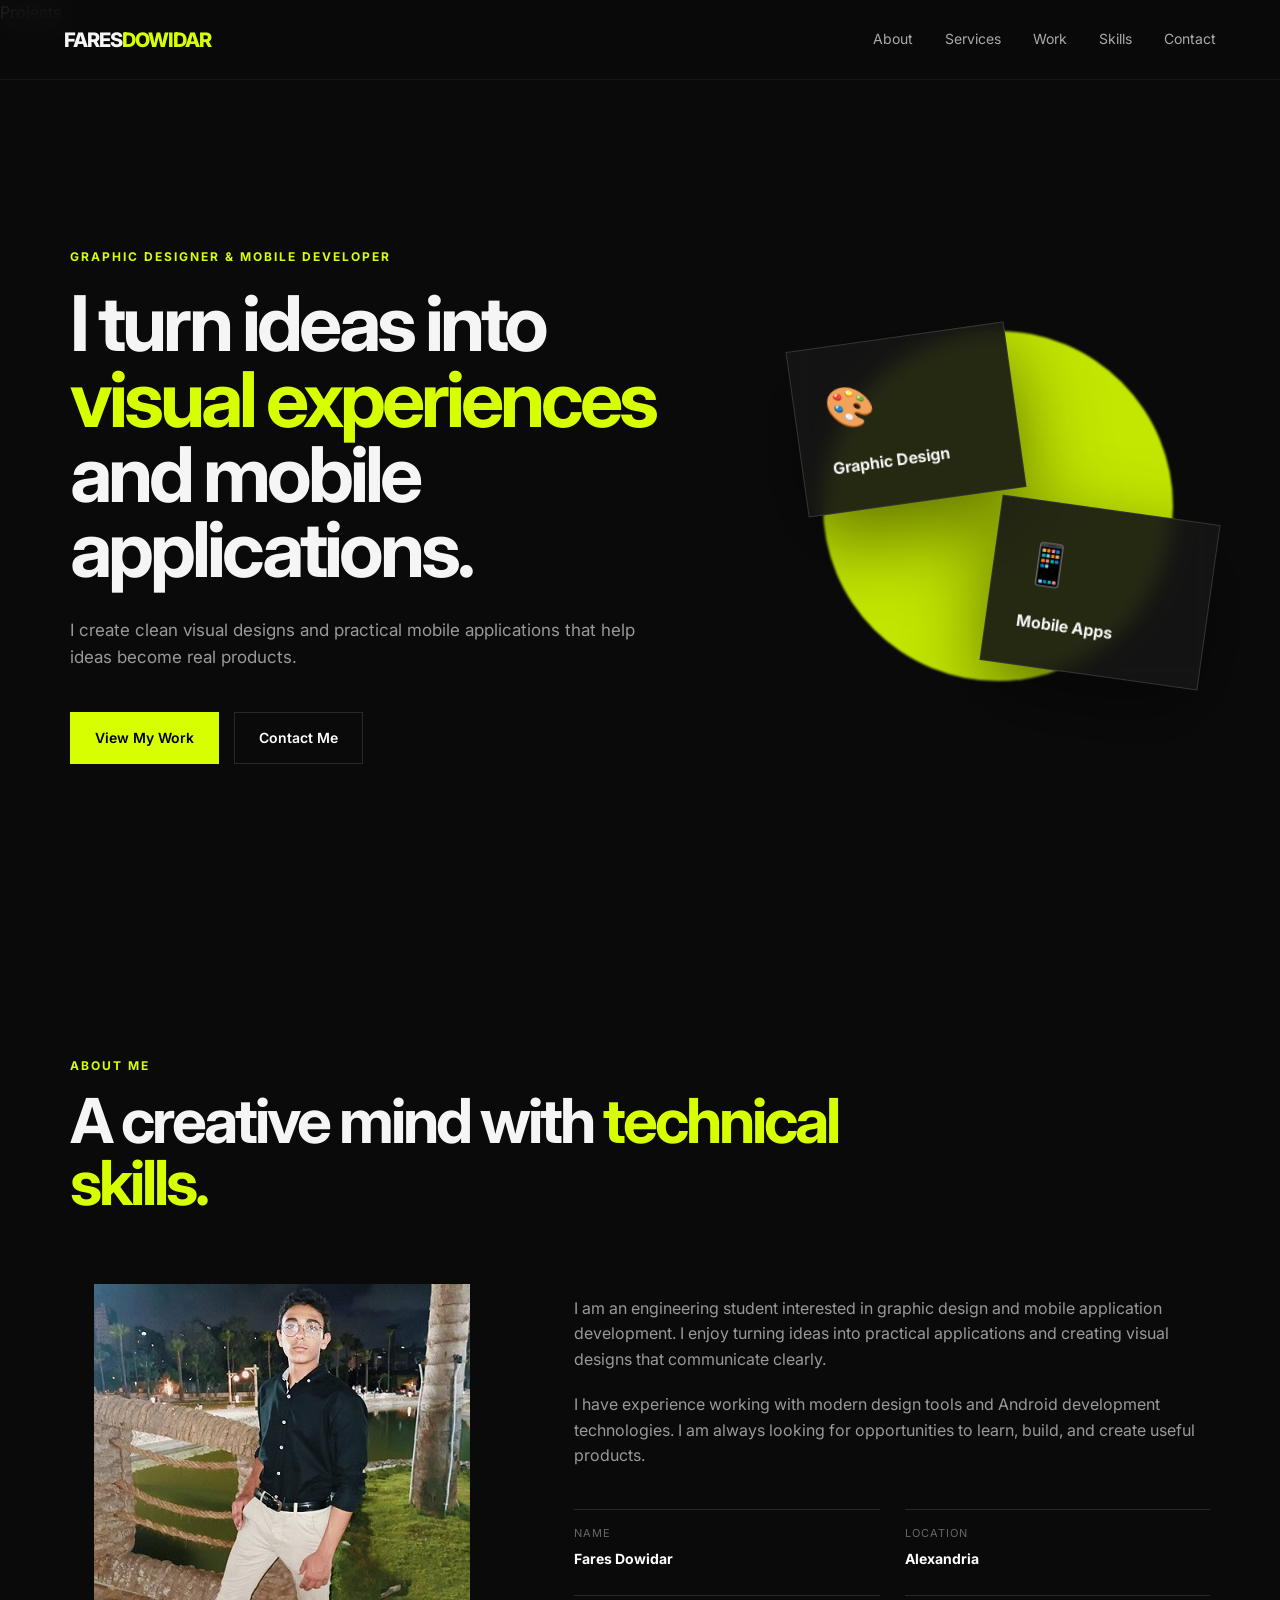
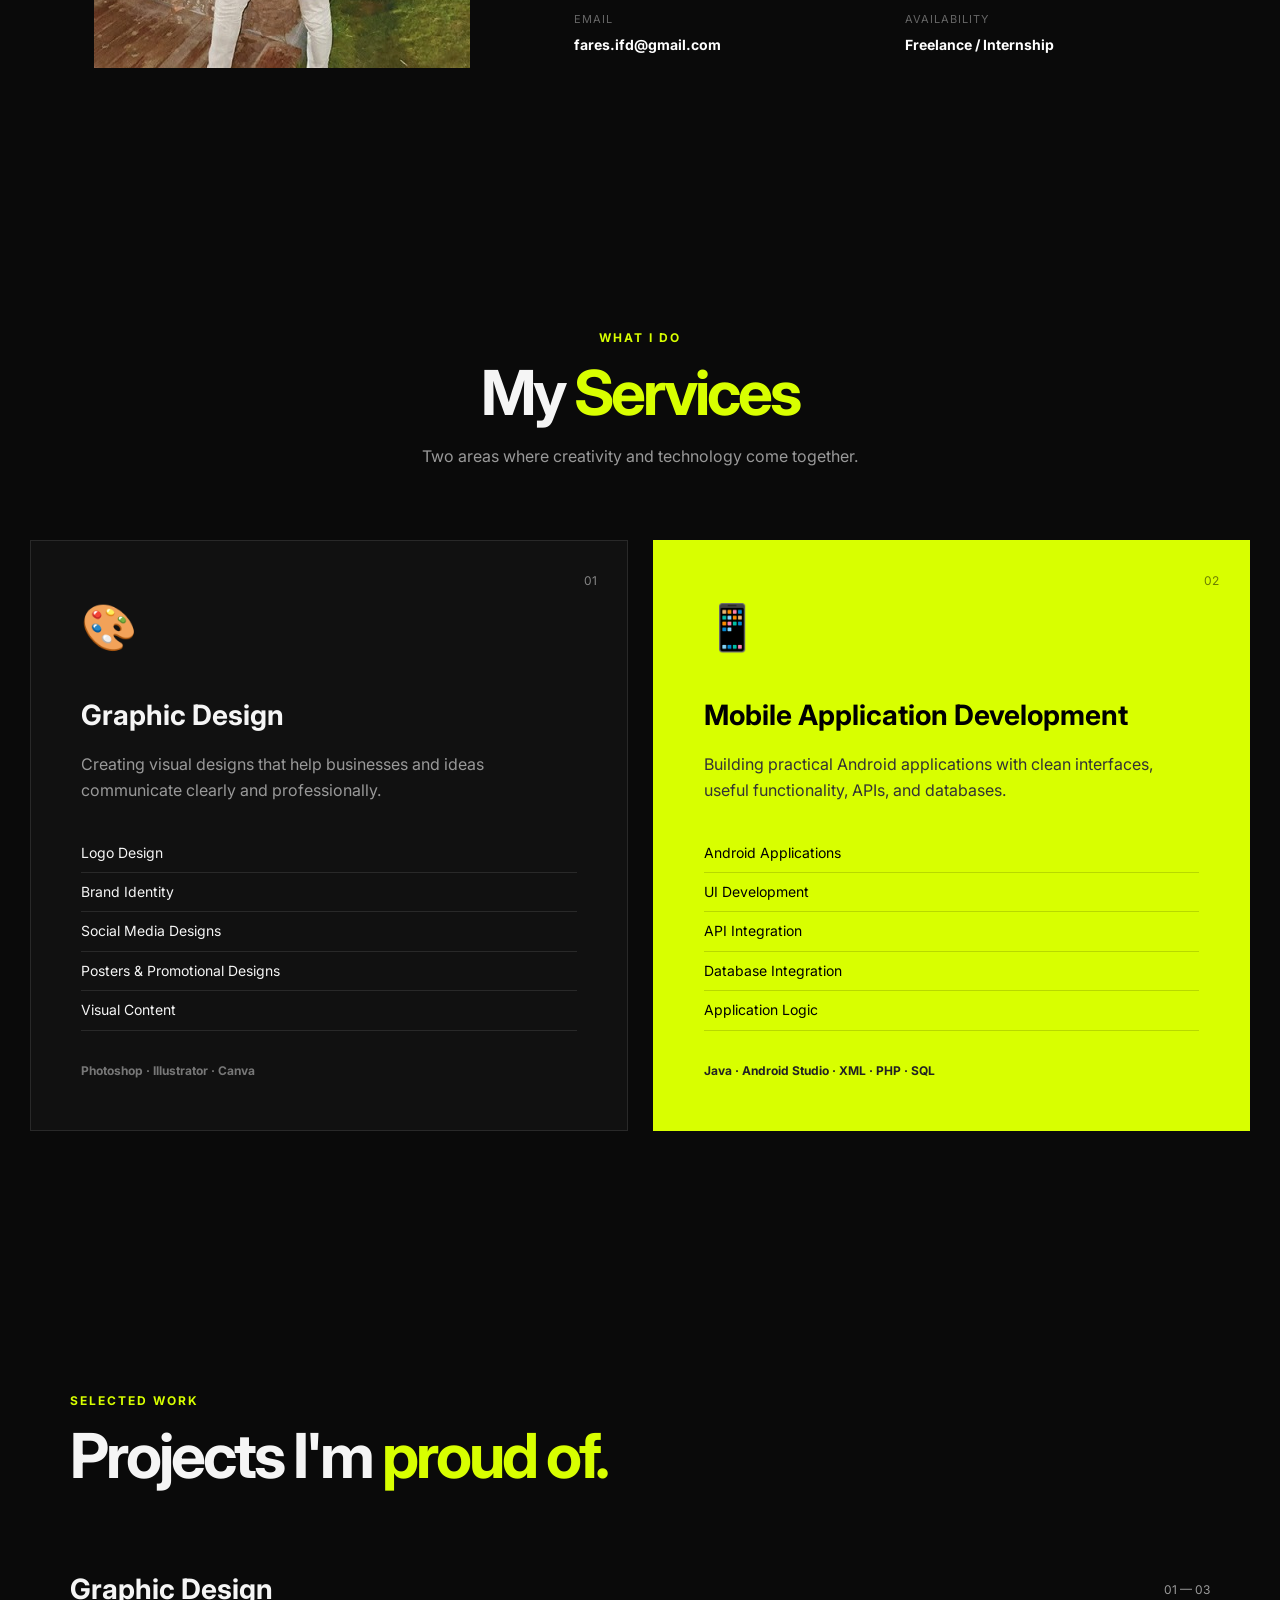
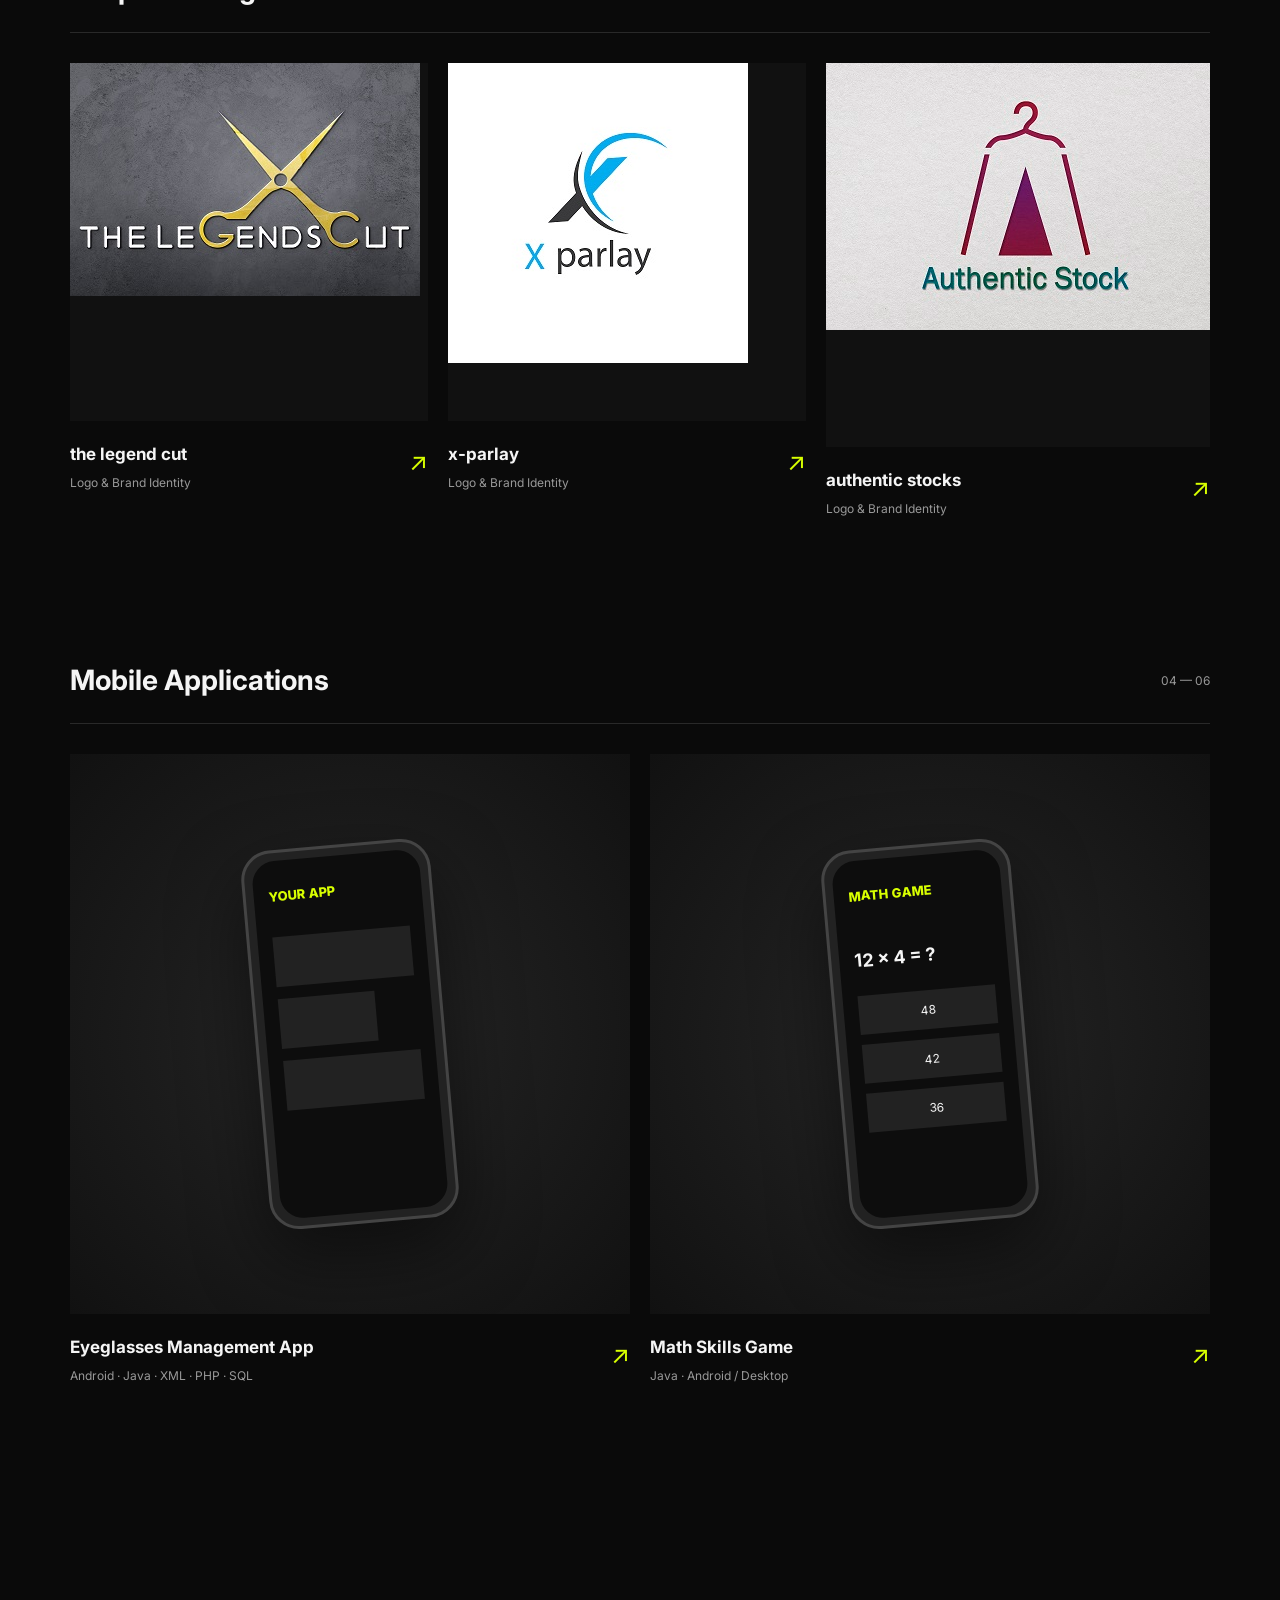
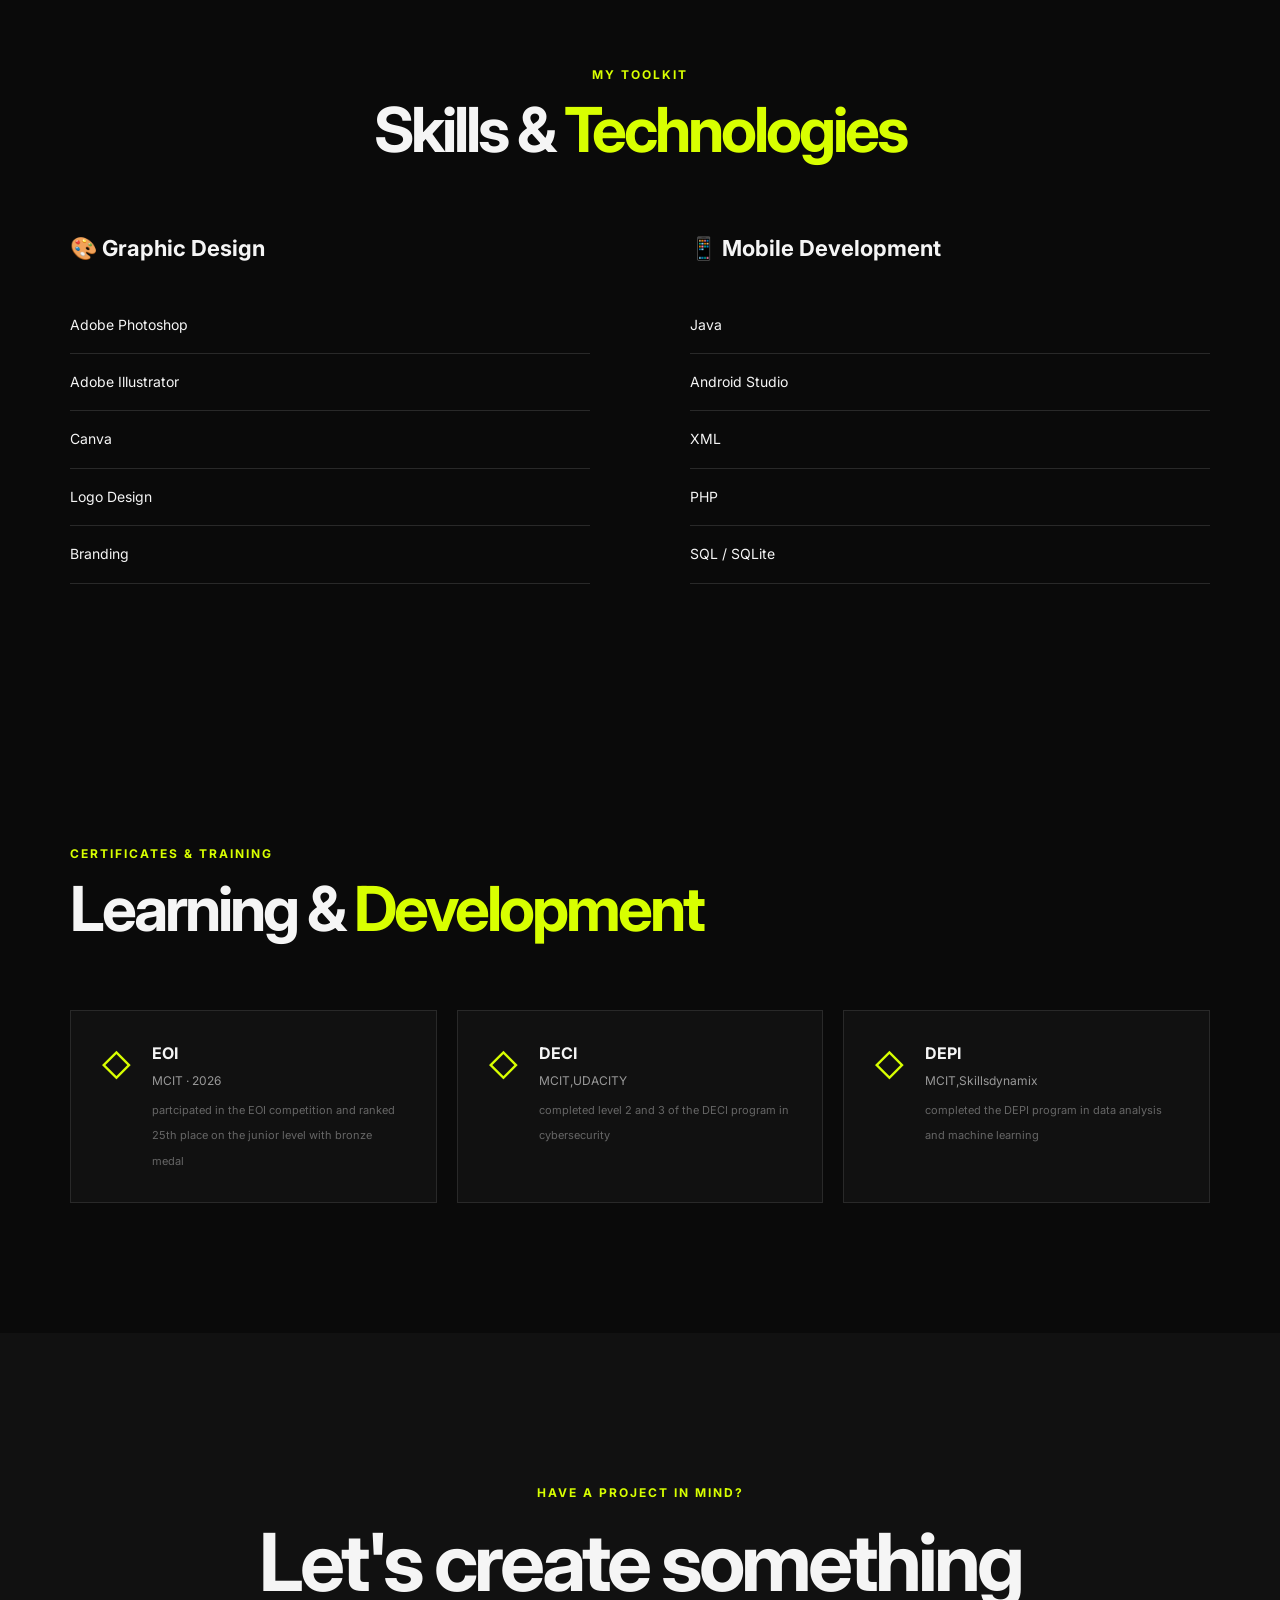
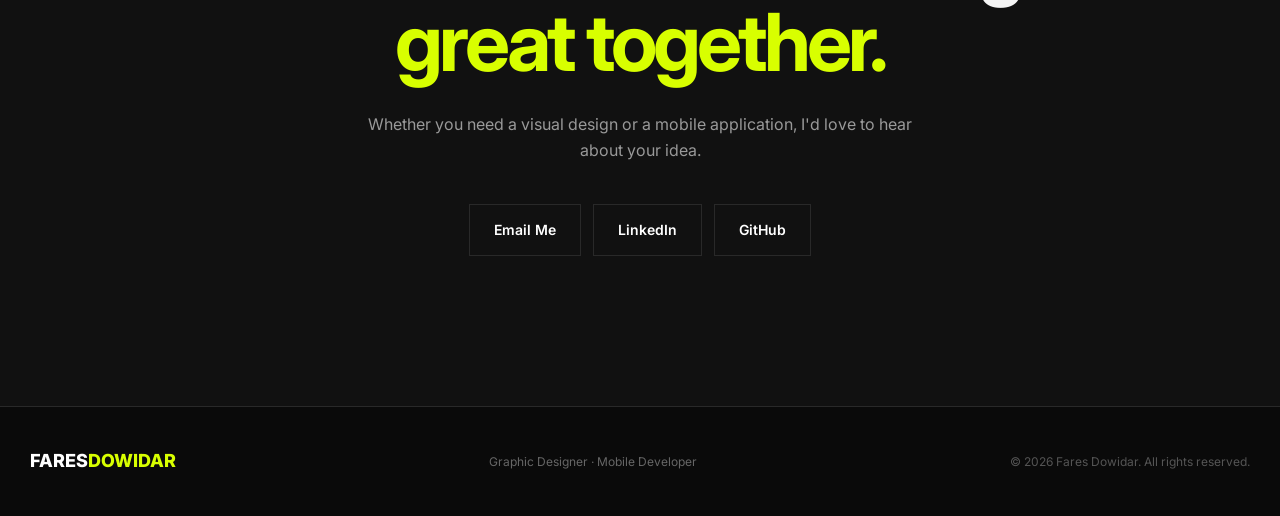
<file: index.html>
<!DOCTYPE html>
<html lang="en">
<head>
    <a href="proposal.html">Projects</a>
    <meta charset="UTF-8">
    <meta name="viewport" content="width=device-width, initial-scale=1.0">

    <title>Your Name | Graphic Designer & Mobile Developer</title>

    <meta
        name="description"
        content="Portfolio of a Graphic Designer and Mobile Application Developer."
    >

    <link rel="stylesheet" href="style.css">

    <!-- Google Font -->
    <link rel="preconnect" href="https://fonts.googleapis.com">
    <link rel="preconnect" href="https://fonts.gstatic.com" crossorigin>
    <link
        href="https://fonts.googleapis.com/css2?family=Inter:wght@400;500;600;700;800&display=swap"
        rel="stylesheet"
    >
</head>

<body>

<!-- ================= NAVBAR ================= -->

<header class="navbar">

    <a href="#home" class="logo">
        FARES<span>DOWIDAR</span>
    </a>

    <nav id="nav-menu">
        <a href="#about">About</a>
        <a href="#services">Services</a>
        <a href="#work">Work</a>
        <a href="#skills">Skills</a>
        <a href="#contact">Contact</a>
    </nav>

    <button class="menu-btn" id="menu-btn">
        ☰
    </button>

</header>


<!-- ================= HERO ================= -->

<section class="hero" id="home">

    <div class="hero-content">

        <p class="hero-label">
            GRAPHIC DESIGNER & MOBILE DEVELOPER
        </p>

        <h1>
            I turn ideas into
            <span>visual experiences</span>
            and mobile applications.
        </h1>

        <p class="hero-description">
            I create clean visual designs and practical mobile applications
            that help ideas become real products.
        </p>

        <div class="hero-buttons">
            <a href="#work" class="btn primary-btn">
                View My Work
            </a>

            <a href="#contact" class="btn secondary-btn">
                Contact Me
            </a>
        </div>

    </div>


    <div class="hero-visual">

        <div class="visual-card card-one">
            <div class="card-icon">🎨</div>
            <p>Graphic Design</p>
        </div>

        <div class="visual-card card-two">
            <div class="card-icon">📱</div>
            <p>Mobile Apps</p>
        </div>

        <div class="hero-circle"></div>

    </div>

</section>


<!-- ================= ABOUT ================= -->

<section class="section about" id="about">

    <div class="section-heading">
        <p class="section-label">ABOUT ME</p>

        <h2>
            A creative mind with
            <span>technical skills.</span>
        </h2>
    </div>


    <div class="about-content">

        <div class="about-image">
            <img src="images/294503077_721115969182712_6656905349977110721_n.jpg" alt="My graphic design project">

        </div>


        <div class="about-text">

            <p>
                I am an engineering student interested in graphic design
                and mobile application development. I enjoy turning ideas
                into practical applications and creating visual designs
                that communicate clearly.
            </p>

            <p>
                I have experience working with modern design tools and
                Android development technologies. I am always looking for
                opportunities to learn, build, and create useful products.
            </p>


            <div class="about-info">

                <div>
                    <span>Name</span>
                    <strong>Fares Dowidar</strong>
                </div>

                <div>
                    <span>Location</span>
                    <strong>Alexandria</strong>
                </div>

                <div>
                    <span>Email</span>
                    <strong>fares.ifd@gmail.com</strong>
                </div>

                <div>
                    <span>Availability</span>
                    <strong>Freelance / Internship</strong>
                </div>

            </div>

        </div>

    </div>

</section>


<!-- ================= SERVICES ================= -->

<section class="section services" id="services">

    <div class="section-heading center">

        <p class="section-label">WHAT I DO</p>

        <h2>
            My <span>Services</span>
        </h2>

        <p>
            Two areas where creativity and technology come together.
        </p>

    </div>


    <div class="services-grid">

        <!-- DESIGN -->

        <article class="service-card">

            <div class="service-number">
                01
            </div>

            <div class="service-icon">
                🎨
            </div>

            <h3>
                Graphic Design
            </h3>

            <p>
                Creating visual designs that help businesses and ideas
                communicate clearly and professionally.
            </p>

            <ul>
                <li>Logo Design</li>
                <li>Brand Identity</li>
                <li>Social Media Designs</li>
                <li>Posters & Promotional Designs</li>
                <li>Visual Content</li>
            </ul>

            <div class="tools">
                Photoshop · Illustrator · Canva
            </div>

        </article>


        <!-- DEVELOPMENT -->

        <article class="service-card featured-service">

            <div class="service-number">
                02
            </div>

            <div class="service-icon">
                📱
            </div>

            <h3>
                Mobile Application Development
            </h3>

            <p>
                Building practical Android applications with clean interfaces,
                useful functionality, APIs, and databases.
            </p>

            <ul>
                <li>Android Applications</li>
                <li>UI Development</li>
                <li>API Integration</li>
                <li>Database Integration</li>
                <li>Application Logic</li>
            </ul>

            <div class="tools">
                Java · Android Studio · XML · PHP · SQL
            </div>

        </article>

    </div>

</section>


<!-- ================= WORK ================= -->

<section class="section work" id="work">

    <div class="section-heading">

        <p class="section-label">
            SELECTED WORK
        </p>

        <h2>
            Projects I'm <span>proud of.</span>
        </h2>

    </div>


    <!-- DESIGN PROJECTS -->

    <div class="work-category">

        <div class="category-header">

            <h3>
                Graphic Design
            </h3>

            <span>
                01 — 03
            </span>

        </div>


        <div class="projects-grid design-projects">


            <!-- PROJECT 1 -->

            <article class="project-card">

                <div class="project-image">

                        <img src="images/Mockup_of_Shining_Metallic_Logo_on_Stone_Wall.jpg" alt="My graphic design project">


                    <div class="project-overlay">
                        <span>View Project →</span>
                    </div>

                </div>
                

                <div class="project-info">

                    <div>
                        <h3>
                            the legend cut
                        </h3>

                        <p>
                            Logo & Brand Identity
                        </p>
                    </div>

                    <span class="project-arrow">
                        ↗
                    </span>

                </div>

            </article>


            <!-- PROJECT 2 -->

            <article class="project-card">

                <div class="project-image">

                        <img src="images/Untitled-1-[Recovered].jpg" alt="My graphic design project">


                    <div class="project-overlay">
                        <span>View Project →</span>
                    </div>

                </div>

                <div class="project-info">

                    <div>
                        <h3>
                            x-parlay
                        </h3>

                        <p>
                            Logo & Brand Identity
                        </p>
                    </div>

                    <span class="project-arrow">
                        ↗
                    </span>

                </div>

            </article>


            <!-- PROJECT 3 -->

            <article class="project-card">

                <div class="project-image">

                        <img src="images/h04a copy.jpg" alt="My graphic design project">


                    <div class="project-overlay">
                        <span>View Project →</span>
                    </div>

                </div>

                <div class="project-info">

                    <div>
                        <h3>
                            authentic stocks
                        </h3>

                        <p>
                            Logo & Brand Identity
                        </p>
                    </div>

                    <span class="project-arrow">
                        ↗
                    </span>

                </div>

            </article>

        </div>

    </div>


    <!-- MOBILE PROJECTS -->

    <div class="work-category mobile-category">

        <div class="category-header">

            <h3>
                Mobile Applications
            </h3>

            <span>
                04 — 06
            </span>

        </div>


        <div class="projects-grid mobile-projects">


            <!-- APP 1 -->

            <article class="project-card large-project">

                <div class="project-image app-image">

                    <div class="phone-mockup">

                        <div class="phone-screen">

                            <div class="mockup-title">
                                YOUR APP
                            </div>

                            <div class="mockup-box"></div>
                            <div class="mockup-box small"></div>
                            <div class="mockup-box"></div>

                        </div>

                    </div>

                </div>

                <div class="project-info">

                    <div>

                        <h3>
                            Eyeglasses Management App
                        </h3>

                        <p>
                            Android · Java · XML · PHP · SQL
                        </p>

                    </div>

                    <span class="project-arrow">
                        ↗
                    </span>

                </div>

            </article>


            <!-- APP 2 -->

            <article class="project-card large-project">

                <div class="project-image app-image">

                    <div class="phone-mockup">

                        <div class="phone-screen">

                            <div class="mockup-title">
                                MATH GAME
                            </div>

                            <div class="math-question">
                                12 × 4 = ?
                            </div>

                            <div class="answer">
                                48
                            </div>

                            <div class="answer">
                                42
                            </div>

                            <div class="answer">
                                36
                            </div>

                        </div>

                    </div>

                </div>

                <div class="project-info">

                    <div>

                        <h3>
                            Math Skills Game
                        </h3>

                        <p>
                            Java · Android / Desktop
                        </p>

                    </div>

                    <span class="project-arrow">
                        ↗
                    </span>

                </div>

            </article>

        </div>

    </div>

</section>


<!-- ================= SKILLS ================= -->

<section class="section skills" id="skills">

    <div class="section-heading center">

        <p class="section-label">
            MY TOOLKIT
        </p>

        <h2>
            Skills & <span>Technologies</span>
        </h2>

    </div>


    <div class="skills-container">


        <!-- DESIGN -->

        <div class="skill-group">

            <h3>
                🎨 Graphic Design
            </h3>

            <div class="skill-list">

                <div class="skill">
                    <span>Adobe Photoshop</span>
                </div>

                <div class="skill">
                    <span>Adobe Illustrator</span>
                </div>

                <div class="skill">
                    <span>Canva</span>
                </div>

                <div class="skill">
                    <span>Logo Design</span>
                </div>

                <div class="skill">
                    <span>Branding</span>
                </div>

            </div>

        </div>


        <!-- DEVELOPMENT -->

        <div class="skill-group">

            <h3>
                📱 Mobile Development
            </h3>

            <div class="skill-list">

                <div class="skill">
                    <span>Java</span>
                </div>

                <div class="skill">
                    <span>Android Studio</span>
                </div>

                <div class="skill">
                    <span>XML</span>
                </div>

                <div class="skill">
                    <span>PHP</span>
                </div>

                <div class="skill">
                    <span>SQL / SQLite</span>
                </div>

            </div>

        </div>

    </div>

</section>


<!-- ================= CERTIFICATES ================= -->

<section class="section certificates">

    <div class="section-heading">

        <p class="section-label">
            CERTIFICATES & TRAINING
        </p>

        <h2>
            Learning & <span>Development</span>
        </h2>

    </div>


    <div class="certificate-grid">

        <div class="certificate-card">

            <div class="certificate-icon">
                ◇
            </div>

            <div>

                <h3>
                    EOI
                </h3>

                <p>
                    MCIT · 2026
                </p>

                <span>
                    partcipated in the EOI competition and ranked 25th place on the junior level with bronze medal
                </span>

            </div>

        </div>


        <div class="certificate-card">

            <div class="certificate-icon">
                ◇
            </div>

            <div>

                <h3>
                    DECI
                </h3>

                <p>
                    MCIT,UDACITY
                </p>

                <span>
                    completed level 2 and 3 of the DECI program in cybersecurity
                </span>

            </div>

        </div>


        <div class="certificate-card">

            <div class="certificate-icon">
                ◇
            </div>

            <div>

                <h3>
                    DEPI
                </h3>

                <p>
                    MCIT,Skillsdynamix
                </p>

                <span>
                    completed the DEPI program in data analysis and machine learning
                </span>

            </div>

        </div>

    </div>

</section>


<!-- ================= CONTACT ================= -->

<section class="contact" id="contact">

    <div class="contact-inner">

        <p class="section-label">
            HAVE A PROJECT IN MIND?
        </p>

        <h2>
            Let's create something
            <span>great together.</span>
        </h2>

        <p>
            Whether you need a visual design or a mobile application,
            I'd love to hear about your idea.
        </p>


        <div class="contact-buttons">

            <a
                href="mailto:fares.ifd@gmail.com"
                class="btn secondary-btn"
            >
                Email Me
            </a>

            <a
                href="https://www.linkedin.com/in/fares-dowidar-58122125b/"
                target="_blank"
                class="btn secondary-btn"
            >
                LinkedIn
            </a>

            <a
                href="https://github.com/faresifd"
                target="_blank"
                class="btn secondary-btn"
            >
                GitHub
            </a>

        </div>

    </div>

</section>


<!-- ================= FOOTER ================= -->

<footer>

    <div class="footer-logo">
        FARES<span>DOWIDAR</span>
    </div>

    <p>
        Graphic Designer · Mobile Developer
    </p>

    <p class="copyright">
        © 2026 Fares Dowidar. All rights reserved.
    </p>

</footer>


<script src="script.js"></script>

</body>
</html>
</file>
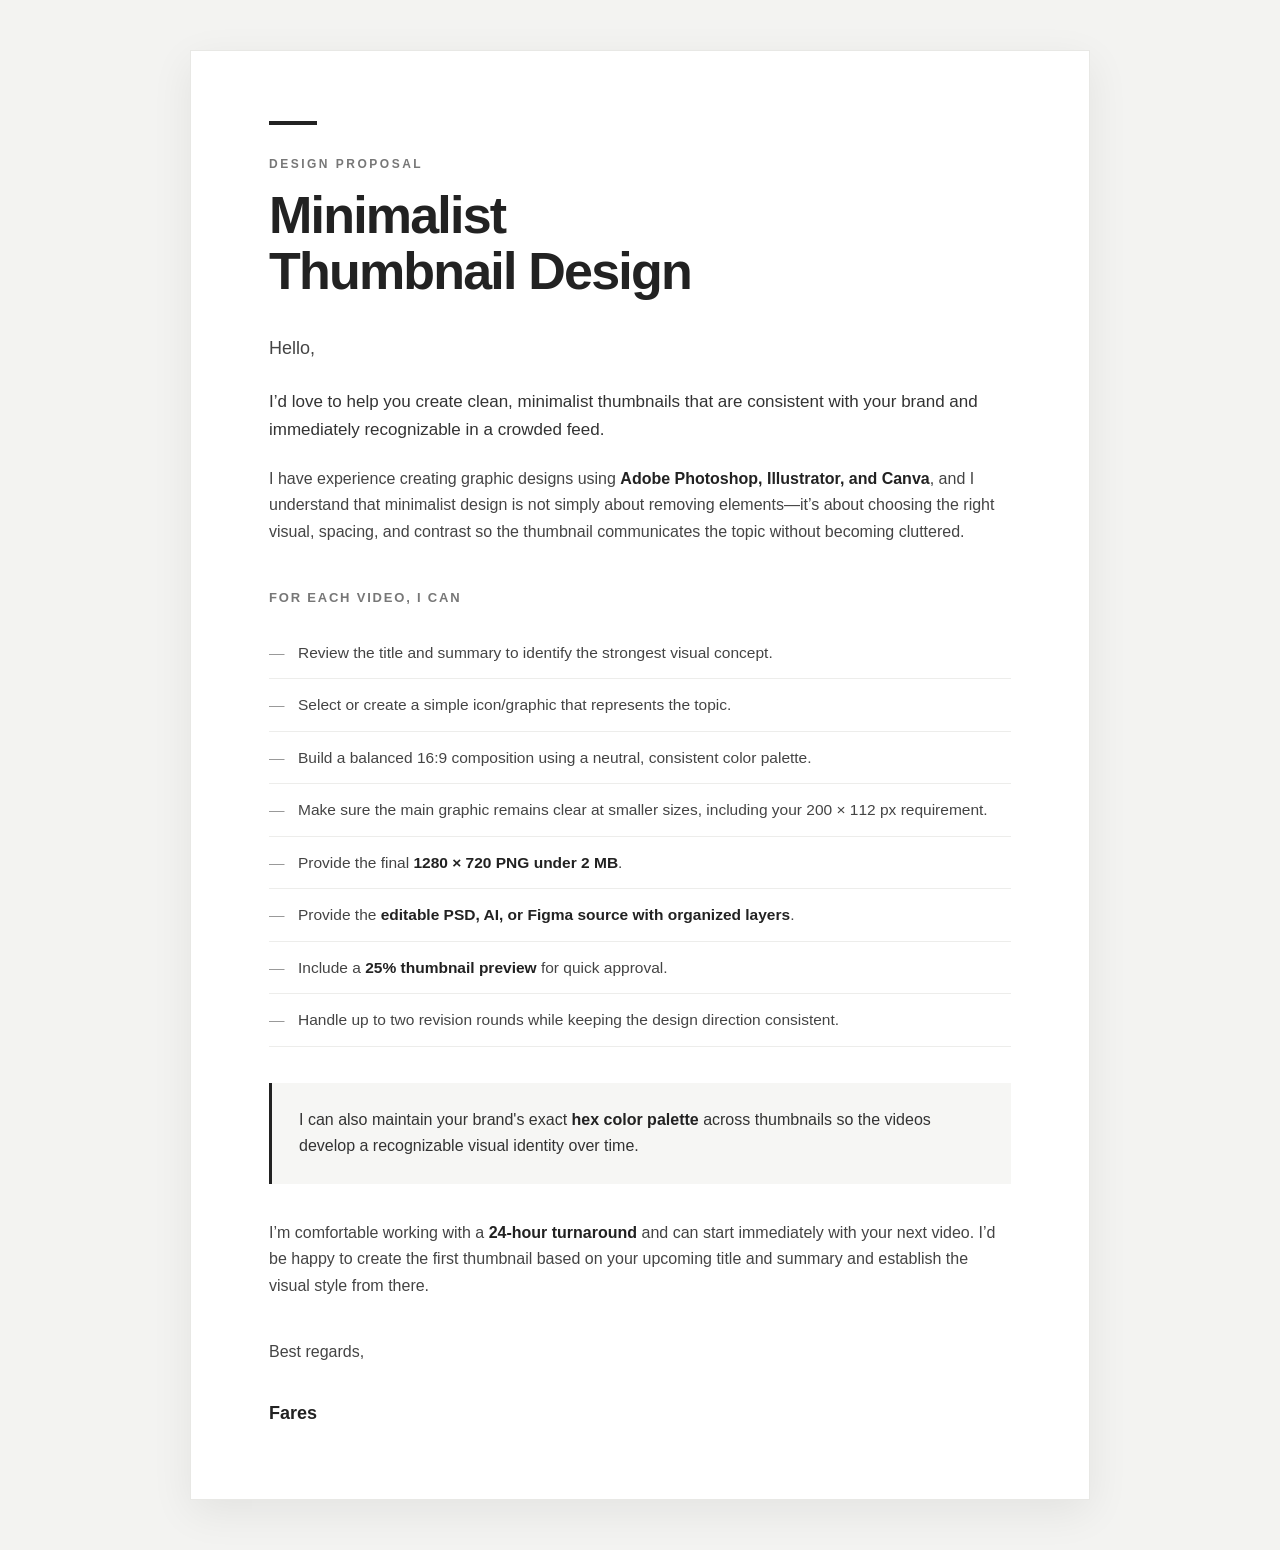
<file: proposal.html>
<!DOCTYPE html>
<html lang="en">
<head>
<meta charset="UTF-8">
<meta name="viewport" content="width=device-width, initial-scale=1.0">
<title>Minimalist Thumbnail Design Proposal</title>
<style>
    * { box-sizing: border-box; }

    body {
        margin: 0;
        font-family: Inter, -apple-system, BlinkMacSystemFont, "Segoe UI", Arial, sans-serif;
        background: #f3f3f1;
        color: #222;
        line-height: 1.65;
    }

    .page {
        width: min(900px, calc(100% - 32px));
        margin: 50px auto;
        background: #fff;
        padding: 70px 78px;
        box-shadow: 0 12px 40px rgba(0,0,0,.07);
        border: 1px solid #e8e8e5;
    }

    .accent {
        width: 48px;
        height: 4px;
        background: #222;
        margin-bottom: 30px;
    }

    .eyebrow {
        font-size: 12px;
        letter-spacing: 2.5px;
        text-transform: uppercase;
        color: #777;
        margin-bottom: 12px;
        font-weight: 600;
    }

    h1 {
        font-size: clamp(32px, 5vw, 52px);
        line-height: 1.08;
        letter-spacing: -1.8px;
        margin: 0 0 35px;
        font-weight: 650;
    }

    .hello {
        font-size: 18px;
        margin-bottom: 24px;
    }

    p {
        font-size: 16px;
        color: #444;
        margin: 0 0 22px;
    }

    strong {
        color: #222;
        font-weight: 650;
    }

    .intro {
        font-size: 17px;
        color: #333;
    }

    .section-title {
        margin-top: 42px;
        margin-bottom: 18px;
        font-size: 13px;
        letter-spacing: 1.8px;
        text-transform: uppercase;
        color: #777;
        font-weight: 700;
    }

    ul {
        list-style: none;
        padding: 0;
        margin: 0;
    }

    li {
        position: relative;
        padding: 13px 0 13px 29px;
        border-bottom: 1px solid #ededeb;
        color: #444;
        font-size: 15.5px;
    }

    li::before {
        content: "—";
        position: absolute;
        left: 0;
        top: 13px;
        color: #999;
    }

    .highlight {
        margin: 36px 0;
        padding: 24px 27px;
        background: #f6f6f4;
        border-left: 3px solid #222;
        font-size: 16px;
        color: #333;
    }

    .closing {
        margin-top: 40px;
    }

    .signature {
        margin-top: 34px;
        font-size: 18px;
        font-weight: 650;
        color: #222;
    }

    @media (max-width: 650px) {
        .page {
            width: calc(100% - 20px);
            margin: 10px auto;
            padding: 42px 28px;
        }

        h1 {
            font-size: 36px;
        }

        p, .intro {
            font-size: 15.5px;
        }
    }

    @media print {
        body { background: white; }
        .page {
            width: 100%;
            margin: 0;
            box-shadow: none;
            border: none;
        }
    }
</style>
</head>

<body>
<main class="page">
    <div class="accent"></div>
    <div class="eyebrow">Design Proposal</div>
    <h1>Minimalist<br>Thumbnail Design</h1>

    <p class="hello">Hello,</p>

    <p class="intro">
        I’d love to help you create clean, minimalist thumbnails that are consistent
        with your brand and immediately recognizable in a crowded feed.
    </p>

    <p>
        I have experience creating graphic designs using
        <strong>Adobe Photoshop, Illustrator, and Canva</strong>, and I understand
        that minimalist design is not simply about removing elements—it’s about
        choosing the right visual, spacing, and contrast so the thumbnail
        communicates the topic without becoming cluttered.
    </p>

    <div class="section-title">For each video, I can</div>

    <ul>
        <li>Review the title and summary to identify the strongest visual concept.</li>
        <li>Select or create a simple icon/graphic that represents the topic.</li>
        <li>Build a balanced 16:9 composition using a neutral, consistent color palette.</li>
        <li>Make sure the main graphic remains clear at smaller sizes, including your 200 × 112 px requirement.</li>
        <li>Provide the final <strong>1280 × 720 PNG under 2 MB</strong>.</li>
        <li>Provide the <strong>editable PSD, AI, or Figma source with organized layers</strong>.</li>
        <li>Include a <strong>25% thumbnail preview</strong> for quick approval.</li>
        <li>Handle up to two revision rounds while keeping the design direction consistent.</li>
    </ul>

    <div class="highlight">
        I can also maintain your brand's exact <strong>hex color palette</strong>
        across thumbnails so the videos develop a recognizable visual identity over time.
    </div>

    <p>
        I’m comfortable working with a <strong>24-hour turnaround</strong> and can
        start immediately with your next video. I’d be happy to create the first
        thumbnail based on your upcoming title and summary and establish the visual
        style from there.
    </p>

    <div class="closing">
        <p>Best regards,</p>
        <div class="signature">Fares</div>
    </div>
</main>
</body>
</html>
</file>
<file: style.css>
/* =========================
   RESET
========================= */

* {
    margin: 0;
    padding: 0;
    box-sizing: border-box;
}

html {
    scroll-behavior: smooth;
}

body {
    font-family: "Inter", sans-serif;
    background: #0a0a0a;
    color: #f5f5f5;
    line-height: 1.6;
}

a {
    color: inherit;
    text-decoration: none;
}

button {
    font-family: inherit;
}


/* =========================
   VARIABLES
========================= */

:root {
    --background: #0a0a0a;
    --surface: #111111;
    --surface-2: #171717;
    --border: #292929;

    --text: #f5f5f5;
    --muted: #999999;

    --accent: #d8ff00;

    --max-width: 1200px;
}


/* =========================
   NAVBAR
========================= */

.navbar {
    position: fixed;
    top: 0;
    left: 0;

    width: 100%;

    height: 80px;

    display: flex;
    align-items: center;
    justify-content: space-between;

    padding: 0 5%;

    background: rgba(10, 10, 10, 0.85);

    backdrop-filter: blur(15px);

    border-bottom: 1px solid rgba(255,255,255,0.05);

    z-index: 1000;
}

.logo {
    font-size: 20px;
    font-weight: 800;
    letter-spacing: -1px;
}

.logo span,
.footer-logo span {
    color: var(--accent);
}

.navbar nav {
    display: flex;
    gap: 32px;
}

.navbar nav a {
    color: #aaa;
    font-size: 14px;

    transition: 0.3s;
}

.navbar nav a:hover {
    color: var(--accent);
}

.menu-btn {
    display: none;

    background: none;
    border: none;

    color: white;

    font-size: 25px;

    cursor: pointer;
}


/* =========================
   HERO
========================= */

.hero {
    min-height: 100vh;

    max-width: var(--max-width);

    margin: auto;

    padding: 160px 30px 100px;

    display: grid;

    grid-template-columns: 1.2fr 0.8fr;

    align-items: center;

    gap: 80px;
}

.hero-label,
.section-label {
    color: var(--accent);

    font-size: 12px;

    font-weight: 700;

    letter-spacing: 2px;
}

.hero h1 {
    margin-top: 20px;

    font-size: clamp(45px, 6vw, 82px);

    line-height: 0.98;

    letter-spacing: -4px;

    max-width: 800px;
}

.hero h1 span,
.section-heading h2 span,
.contact h2 span {
    color: var(--accent);
}

.hero-description {
    max-width: 580px;

    margin-top: 30px;

    color: var(--muted);

    font-size: 17px;
}

.hero-buttons {
    display: flex;

    gap: 15px;

    margin-top: 40px;
}


/* =========================
   BUTTONS
========================= */

.btn {
    display: inline-flex;

    align-items: center;
    justify-content: center;

    padding: 14px 24px;

    border: 1px solid var(--border);

    font-size: 14px;

    font-weight: 600;

    transition: 0.3s;
}

.primary-btn {
    background: var(--accent);

    color: #000;

    border-color: var(--accent);
}

.primary-btn:hover {
    transform: translateY(-3px);
}

.secondary-btn {
    color: white;
}

.secondary-btn:hover {
    border-color: var(--accent);

    color: var(--accent);
}


/* =========================
   HERO VISUAL
========================= */

.hero-visual {
    height: 500px;

    position: relative;
}

.hero-circle {
    position: absolute;

    width: 350px;
    height: 350px;

    border-radius: 50%;

    background: var(--accent);

    top: 50%;
    left: 50%;

    transform: translate(-50%, -50%);

    filter: blur(1px);

    opacity: 0.9;
}

.visual-card {
    position: absolute;

    z-index: 2;

    width: 220px;

    padding: 30px;

    background: rgba(20,20,20,0.9);

    border: 1px solid #333;

    backdrop-filter: blur(10px);

    box-shadow: 0 30px 80px rgba(0,0,0,0.5);
}

.card-one {
    top: 80px;
    left: 10px;

    transform: rotate(-8deg);
}

.card-two {
    right: 0;
    bottom: 80px;

    transform: rotate(8deg);
}

.card-icon {
    font-size: 40px;

    margin-bottom: 15px;
}

.visual-card p {
    font-weight: 700;
}


/* =========================
   SECTIONS
========================= */

.section {
    max-width: var(--max-width);

    margin: auto;

    padding: 130px 30px;
}

.section-heading {
    max-width: 800px;

    margin-bottom: 70px;
}

.section-heading.center {
    text-align: center;

    margin-left: auto;
    margin-right: auto;
}

.section-heading h2 {
    margin-top: 15px;

    font-size: clamp(38px, 5vw, 62px);

    line-height: 1;

    letter-spacing: -3px;
}

.section-heading > p:last-child {
    color: var(--muted);

    margin-top: 20px;
}


/* =========================
   ABOUT
========================= */

.about-content {
    display: grid;

    grid-template-columns: 0.8fr 1.2fr;

    gap: 80px;

    align-items: center;
}

.about-image {
    display: flex;

    justify-content: center;
}

.image-placeholder {
    width: 100%;

    min-height: 350px;

    display: flex;

    align-items: center;
    justify-content: center;

    text-align: center;

    background: var(--surface);

    border: 1px solid var(--border);

    color: #555;

    font-size: 24px;

    font-weight: 800;

    letter-spacing: 3px;
}

.about-text {
    color: var(--muted);

    font-size: 16px;
}

.about-text p + p {
    margin-top: 20px;
}

.about-info {
    margin-top: 40px;

    display: grid;

    grid-template-columns: 1fr 1fr;

    gap: 25px;
}

.about-info div {
    border-top: 1px solid var(--border);

    padding-top: 15px;
}

.about-info span {
    display: block;

    font-size: 11px;

    color: #666;

    text-transform: uppercase;

    letter-spacing: 1px;
}

.about-info strong {
    display: block;

    margin-top: 5px;

    color: white;

    font-size: 14px;
}


/* =========================
   SERVICES
========================= */

.services {
    max-width: 1300px;
}

.services-grid {
    display: grid;

    grid-template-columns: 1fr 1fr;

    gap: 25px;
}

.service-card {
    position: relative;

    padding: 50px;

    background: var(--surface);

    border: 1px solid var(--border);

    transition: 0.4s;
}

.service-card:hover {
    transform: translateY(-8px);

    border-color: #555;
}

.featured-service {
    background: var(--accent);

    color: black;

    border-color: var(--accent);
}

.service-number {
    position: absolute;

    top: 30px;
    right: 30px;

    font-size: 12px;

    opacity: 0.5;
}

.service-icon {
    font-size: 45px;

    margin-bottom: 30px;
}

.service-card h3 {
    font-size: 28px;

    margin-bottom: 15px;
}

.service-card > p {
    color: #999;

    max-width: 500px;
}

.featured-service > p {
    color: #333;
}

.service-card ul {
    margin-top: 30px;

    list-style: none;
}

.service-card li {
    padding: 8px 0;

    border-bottom: 1px solid rgba(255,255,255,0.1);

    font-size: 14px;
}

.featured-service li {
    border-color: rgba(0,0,0,0.15);
}

.tools {
    margin-top: 30px;

    font-size: 12px;

    font-weight: 700;

    color: #777;
}

.featured-service .tools {
    color: #222;
}


/* =========================
   WORK
========================= */

.work-category {
    margin-top: 80px;
}

.category-header {
    display: flex;

    justify-content: space-between;

    align-items: center;

    margin-bottom: 30px;

    border-bottom: 1px solid var(--border);

    padding-bottom: 20px;
}

.category-header h3 {
    font-size: 28px;
}

.category-header span {
    color: var(--muted);

    font-size: 12px;
}

.projects-grid {
    display: grid;

    grid-template-columns: repeat(3, 1fr);

    gap: 20px;
}

.project-card {
    cursor: pointer;
}

.project-image {
    position: relative;

    overflow: hidden;

    background: var(--surface);

    aspect-ratio: 1 / 1;
}

.project-image .image-placeholder {
    height: 100%;

    min-height: 0;

    transition: 0.5s;
}

.project-card:hover .image-placeholder {
    transform: scale(1.05);
}

.project-overlay {
    position: absolute;

    inset: 0;

    display: flex;

    align-items: flex-end;

    padding: 25px;

    background: linear-gradient(
        transparent,
        rgba(0,0,0,0.8)
    );

    opacity: 0;

    transition: 0.3s;
}

.project-card:hover .project-overlay {
    opacity: 1;
}

.project-overlay span {
    color: var(--accent);

    font-weight: 700;
}

.project-info {
    display: flex;

    justify-content: space-between;

    padding: 20px 0;
}

.project-info h3 {
    font-size: 17px;
}

.project-info p {
    margin-top: 5px;

    color: var(--muted);

    font-size: 12px;
}

.project-arrow {
    font-size: 25px;

    color: var(--accent);
}


/* =========================
   MOBILE PROJECTS
========================= */

.mobile-category {
    margin-top: 120px;
}

.mobile-projects {
    grid-template-columns: 1fr 1fr;
}

.app-image {
    min-height: 500px;

    display: flex;

    align-items: center;
    justify-content: center;

    background:
        radial-gradient(
            circle at center,
            #262626,
            #111
        );
}

.phone-mockup {
    width: 190px;

    height: 380px;

    padding: 8px;

    border-radius: 30px;

    background: #222;

    border: 3px solid #444;

    box-shadow: 0 30px 70px rgba(0,0,0,0.5);

    transform: rotate(-5deg);

    transition: 0.5s;
}

.project-card:hover .phone-mockup {
    transform: rotate(0deg) scale(1.05);
}

.phone-screen {
    height: 100%;

    border-radius: 23px;

    padding: 25px 15px;

    background: #0d0d0d;
}

.mockup-title {
    color: var(--accent);

    font-weight: 800;

    font-size: 13px;

    margin-bottom: 30px;
}

.mockup-box {
    height: 50px;

    margin-bottom: 12px;

    background: #222;
}

.mockup-box.small {
    width: 70%;
}

.math-question {
    margin: 40px 0 20px;

    font-size: 18px;

    font-weight: 700;
}

.answer {
    padding: 10px;

    margin-top: 10px;

    background: #222;

    text-align: center;

    font-size: 12px;
}


/* =========================
   SKILLS
========================= */

.skills-container {
    display: grid;

    grid-template-columns: 1fr 1fr;

    gap: 100px;
}

.skill-group h3 {
    font-size: 22px;

    margin-bottom: 30px;
}

.skill {
    display: flex;

    justify-content: space-between;

    padding: 17px 0;

    border-bottom: 1px solid var(--border);

    font-size: 14px;
}

.skill-level {
    color: var(--accent);

    font-size: 11px;
}


/* =========================
   CERTIFICATES
========================= */

.certificate-grid {
    display: grid;

    grid-template-columns: repeat(3, 1fr);

    gap: 20px;
}

.certificate-card {
    display: flex;

    gap: 20px;

    padding: 30px;

    background: var(--surface);

    border: 1px solid var(--border);
}

.certificate-icon {
    color: var(--accent);

    font-size: 30px;
}

.certificate-card h3 {
    font-size: 16px;
}

.certificate-card p {
    color: var(--muted);

    font-size: 12px;

    margin: 5px 0;
}

.certificate-card span {
    color: #666;

    font-size: 11px;
}


/* =========================
   CONTACT
========================= */

.contact {
    padding: 150px 30px;

    background: var(--surface);

    text-align: center;
}

.contact-inner {
    max-width: 900px;

    margin: auto;
}

.contact h2 {
    margin-top: 20px;

    font-size: clamp(45px, 7vw, 80px);

    line-height: 1;

    letter-spacing: -4px;
}

.contact-inner > p:not(.section-label) {
    max-width: 550px;

    margin: 30px auto;

    color: var(--muted);
}

.contact-buttons {
    display: flex;

    justify-content: center;

    flex-wrap: wrap;

    gap: 12px;

    margin-top: 40px;
}


/* =========================
   FOOTER
========================= */

footer {
    padding: 40px 30px;

    display: flex;

    align-items: center;

    justify-content: space-between;

    gap: 20px;

    border-top: 1px solid var(--border);

    color: #666;

    font-size: 12px;
}

.footer-logo {
    color: white;

    font-size: 18px;

    font-weight: 800;
}

.copyright {
    color: #555;
}


/* =========================
   RESPONSIVE
========================= */

@media (max-width: 900px) {

    .navbar nav {
        position: absolute;

        top: 80px;
        left: 0;

        width: 100%;

        display: none;

        flex-direction: column;

        gap: 0;

        background: #0a0a0a;

        border-bottom: 1px solid var(--border);
    }

    .navbar nav.active {
        display: flex;
    }

    .navbar nav a {
        padding: 18px 30px;

        border-bottom: 1px solid var(--border);
    }

    .menu-btn {
        display: block;
    }


    .hero {
        grid-template-columns: 1fr;

        text-align: center;

        padding-top: 140px;
    }

    .hero-description {
        margin-left: auto;
        margin-right: auto;
    }

    .hero-buttons {
        justify-content: center;
    }

    .hero-visual {
        height: 400px;
    }


    .about-content {
        grid-template-columns: 1fr;

        gap: 50px;
    }


    .services-grid {
        grid-template-columns: 1fr;
    }


    .projects-grid {
        grid-template-columns: 1fr 1fr;
    }


    .skills-container {
        grid-template-columns: 1fr;

        gap: 60px;
    }


    .certificate-grid {
        grid-template-columns: 1fr;
    }

}


@media (max-width: 600px) {

    .navbar {
        height: 70px;
    }

    .hero {
        padding: 120px 20px 80px;
    }

    .hero h1 {
        font-size: 48px;

        letter-spacing: -2px;
    }

    .hero-visual {
        height: 350px;
    }

    .hero-circle {
        width: 250px;
        height: 250px;
    }

    .visual-card {
        width: 160px;

        padding: 20px;
    }


    .section {
        padding: 90px 20px;
    }

    .section-heading h2 {
        font-size: 40px;

        letter-spacing: -2px;
    }


    .service-card {
        padding: 30px;
    }


    .projects-grid {
        grid-template-columns: 1fr;
    }

    .mobile-projects {
        grid-template-columns: 1fr;
    }


    .about-info {
        grid-template-columns: 1fr;
    }


    .contact {
        padding: 100px 20px;
    }

    .contact h2 {
        font-size: 48px;

        letter-spacing: -2px;
    }


    footer {
        flex-direction: column;

        text-align: center;
    }

}
</file>
